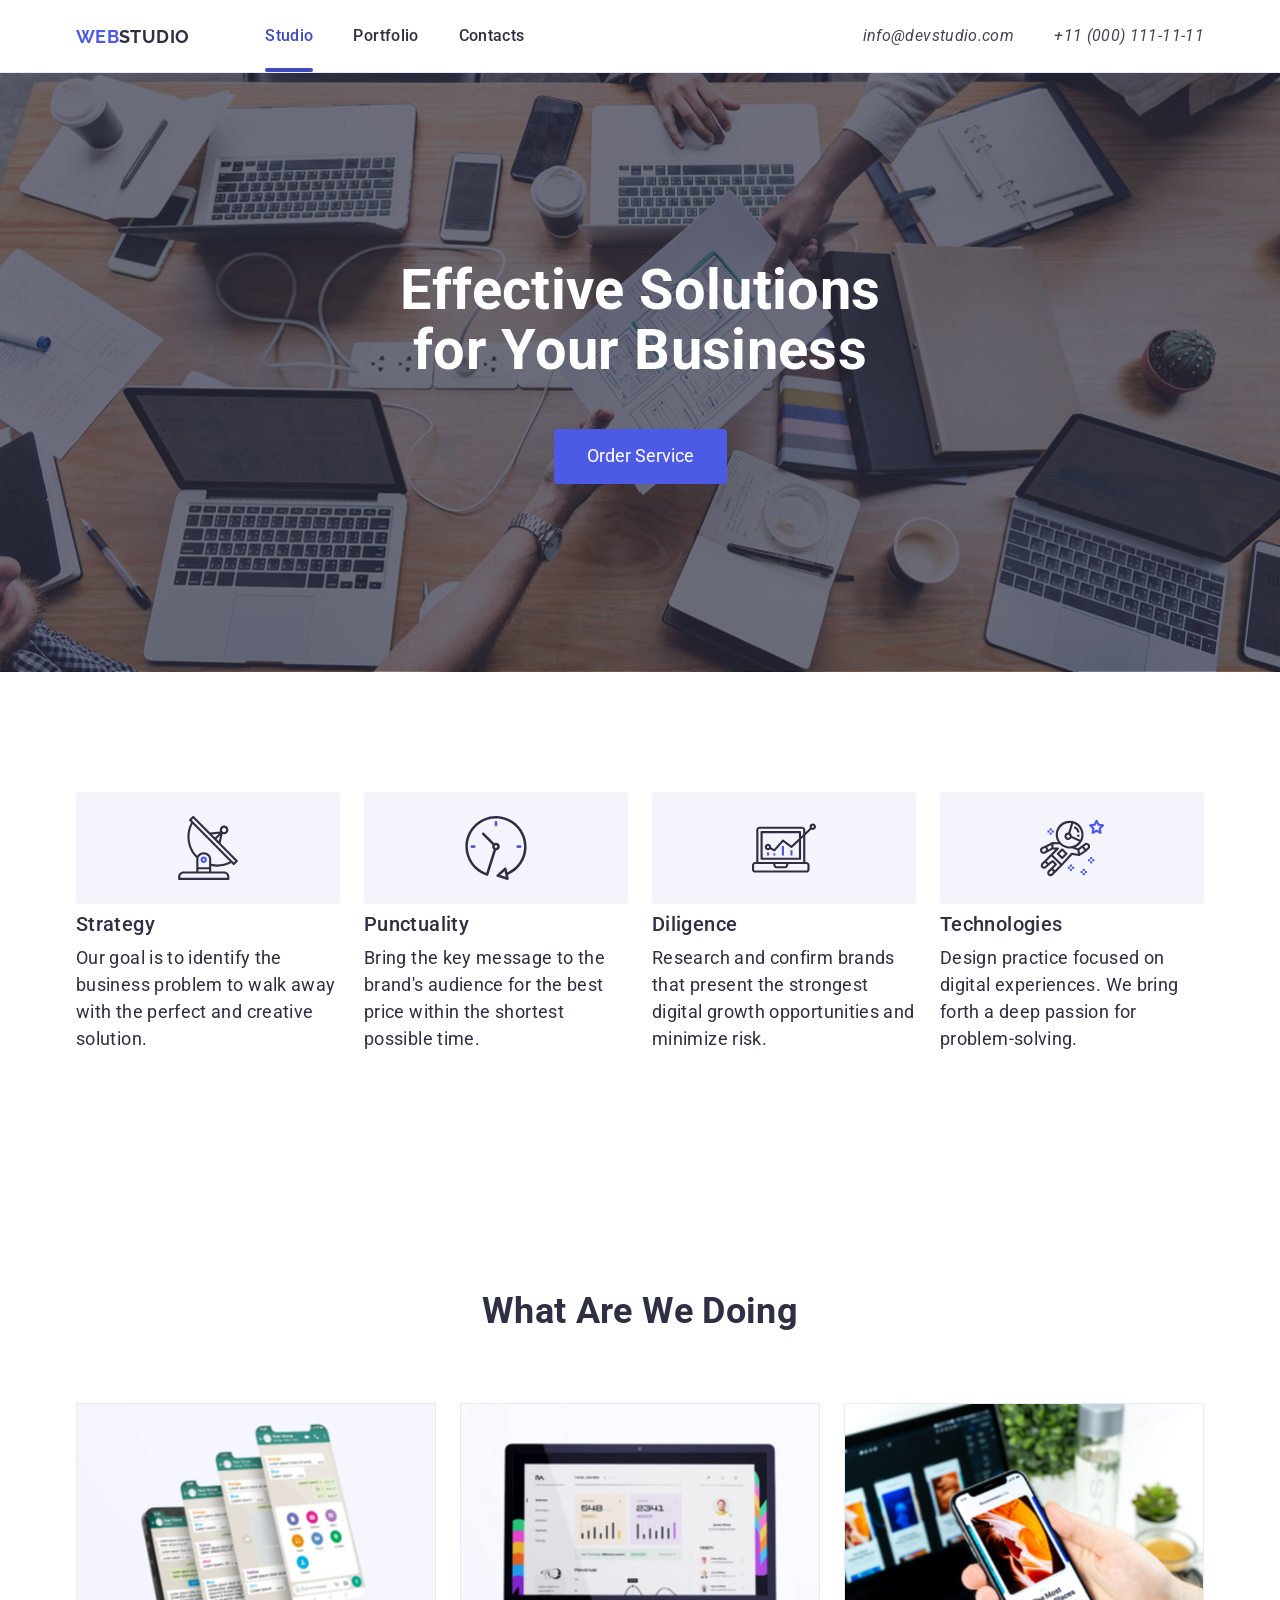
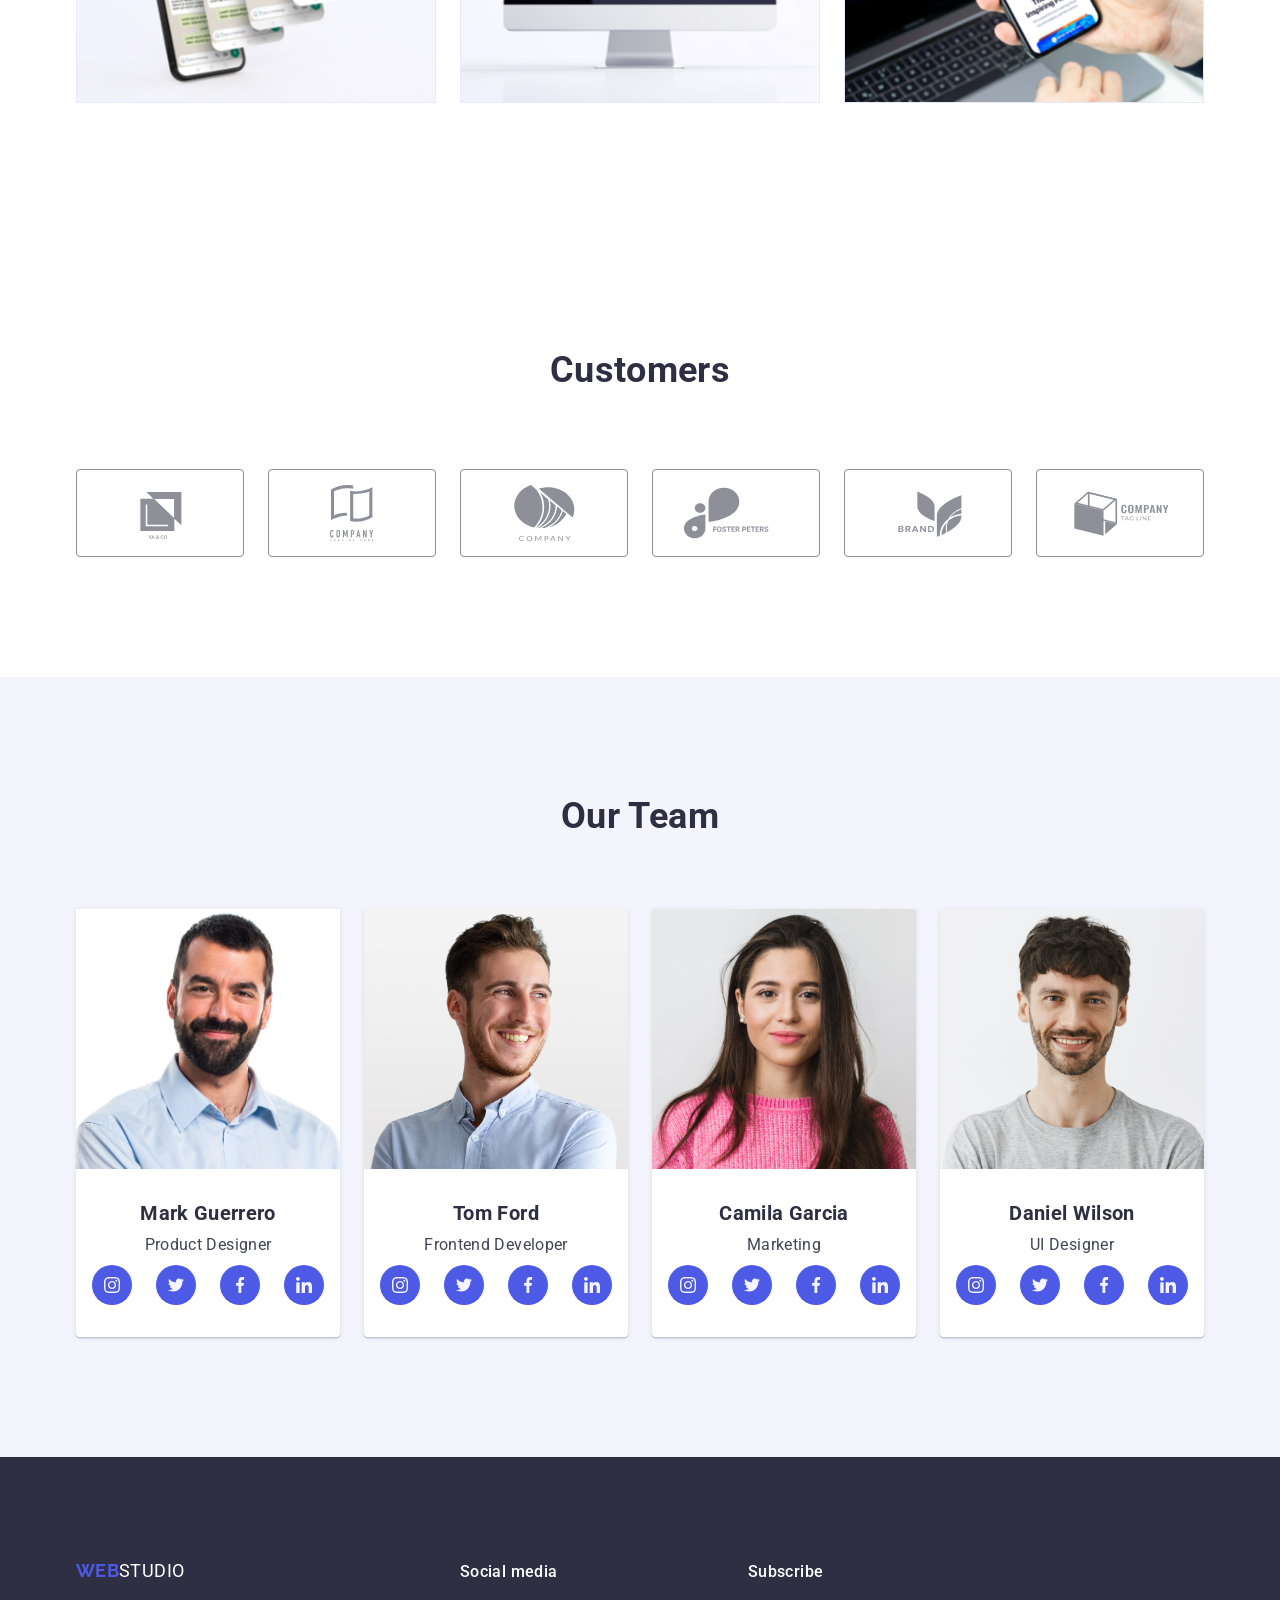
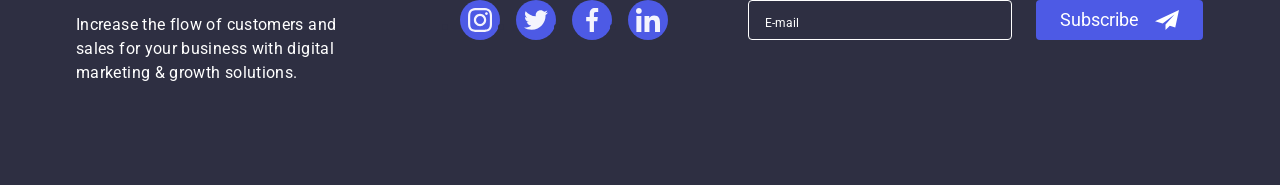
<file: index.html>
<!DOCTYPE html>
<html lang="en">

<head>
  <meta charset="UTF-8">
  <meta name="viewport" content="width=device-width, initial-scale=1.0">
  <title>New web site</title>
  <link rel="stylesheet" href="https://cdnjs.cloudflare.com/ajax/libs/modern-normalize/3.0.1/modern-normalize.min.css">
  <link
    href="https://fonts.googleapis.com/css2?family=Raleway:ital,wght@0,100..900;1,100..900&family=Roboto:ital,wght@0,100..900;1,100..900&display=swap"
    rel="stylesheet">
  <link rel="stylesheet" href="./css/styles.css">
</head>

<body>
  <!--Шапка сайта-->
  <header class="header">
    <div class="container">
      <nav class="navigation">
        <a href="./index.html" class="logo">
          <span class="logo-web">WEB</span><span class="logo-studiohead">STUDIO</span>
        </a>

        <ul class="site-nav list">
          <li class="site-nav-item"><a href="./index.html" class="link current">Studio</a></li>
          <li class="site-nav-item"><a href="./portfolio.html" class="link">Portfolio</a></li>
          <li class="site-nav-item"><a href="#" class="link">Contacts</a></li>
        </ul>
      </nav>

      <address class="contacts">
        <ul class="auth-nav list">
          <li class="auth-nav-item">
            <a href="mailto:info@devstudio.com">
              info@devstudio.com
            </a>
          </li>
          <li class="auth-nav-item">
            <a href="tel:+110001111111">
              +11 (000) 111-11-11
            </a>
          </li>
        </ul>
      </address>
    </div>
  </header>
  <!--Герой-->
  <main>

    <div class="backdrop is-hidden" data-modal>
      <div class="modal">
        <button class="close-btn" data-modal-close type="button">
          <svg width="8" height="8">
            <use href="./images/cross.svg#cross"></use>
          </svg>
        </button>

        <p class="modal-title">
          Leave your contacts and we will call you back
        </p>

        <form class="modal-form">
          <div class="modal-field">
            <label class="modal-label" for="user-name">Name</label>
            <div class="input-wrapper">
              <input type="text" id="user-name" name="user-name" class="modal-input">
              <svg class="modal-icon" width="18" height="24">
                <use href="./images/sprite.svg#icon-user"></use>
              </svg>
            </div>
          </div>

          <div class="modal-field">
            <label class="modal-label" for="user-phone">Phone</label>
            <div class="input-wrapper">
              <input type="tel" id="user-phone" name="user-phone" class="modal-input">
              <svg class="modal-icon" width="18" height="24">
                <use href="./images/sprite.svg#icon-phone"></use>
              </svg>
            </div>
          </div>

          <div class="modal-field">
            <label class="modal-label" for="user-email">Email</label>
            <div class="input-wrapper">
              <input type="email" id="user-email" name="user-email" class="modal-input">
              <svg class="modal-icon" width="18" height="24">
                <use href="./images/sprite.svg#icon-email"></use>
              </svg>
            </div>
          </div>
          <label class="modal-label" for="user-comment">Comment</label>
          <div class="modal-field">

            <textarea id="user-comment" name="user-comment" class="modal-textarea" placeholder="Text input"></textarea>
          </div>

          <label class="modal-checkbox">

            <input type="checkbox" class="modal-checkbox-input">

            <span class="modal-checkbox-custom">
              <svg class="checkbox-icon" width="18" height="24">
                <use href="./images/sprite.svg#icon-check"></use>
              </svg>
            </span>
            I accept the terms and conditions of the <a href="#" class="privacy-link">Privacy Policy</a>
          </label>
          <button type="submit" class="modal-submit-btn">
            Send
          </button>
        </form>
      </div>
    </div>


    <section class="hero">
      <div class="container">
        <h1 class="hero-title">Effective Solutions for Your Business</h1>
        <button data-modal-open type="button" class="button-hero">Order Service</button>
      </div>
    </section>

    <section class="section">
      <div class="container">
        <!--Переваги-->
        <ul class="feature-list list">
          <li>
            <div class="thumb">
              <svg class="feature-icon">
                <use href="./images/sprite.svg#icon-antenna-1"></use>
              </svg>
            </div>
            <h2 class="section-title">Strategy</h2>
            <p class="text">
              Our goal is to identify the business problem to walk away with the perfect and creative solution.
            </p>
          </li>
          <li>
            <div class="thumb">
              <svg class="feature-icon">
                <use href="./images/sprite.svg#icon-clock-1"></use>
              </svg>
            </div>
            <h3 class="section-title">Punctuality</h3>
            <p>
              Bring the key message to the brand's audience for the best price within the shortest possible time.
            </p>

          </li>
          <li>
            <div class="thumb">
              <svg class="feature-icon">
                <use href="./images/sprite.svg#icon-diagram-1"></use>
              </svg>
            </div>

            <h3 class="section-title">Diligence</h3>
            <p>
              Research and confirm brands that present the strongest digital growth opportunities and minimize risk.
            </p>
          </li>
          <li>
            <div class="thumb">
              <svg class="feature-icon">
                <use href="./images/sprite.svg#icon-astronaut-1"></use>
              </svg>
            </div>
            <h3 class="section-title">Technologies</h3>
            <p>
              Design practice focused on digital experiences. We bring forth a deep passion for problem-solving.
            </p>
          </li>
        </ul>
      </div>
    </section>
    <!--Що ми робимо -->
    <section class="section">
      <div class="container">
        <h2 class="section-title-work">What Are We Doing</h2>
        <ul class="work-list list">
          <li>
            <img src="./images/phone.png" alt="Smartphone in hand and laptop in the background" width="360">
          </li>
          <li>
            <img src="./images/photo.png" alt="A smartphone that folds into several parts" width="360">
          </li>
          <li>
            <img src="./images/telephone.png" alt="Monitor with open site" width="360">
          </li>
        </ul>
      </div>
    </section>
    <!-- customers -->
    <section class="customers-section">
      <div class="container">
        <h2 class="customers-title">Customers</h2>

        <ul class="customers-list">
          <li class="customers-item">
            <a href="#" class="customers-link">
              <svg class="customers-social-icon" width="104" height="56">
                <use href="./images/sprite.svg#icon-Logo1"> </use>
              </svg>
            </a>
          </li>

          <li class="customers-item">
            <a href="#" class="customers-link">
              <svg class="customers-social-icon" width="104" height="56">
                <use href="./images/sprite.svg#icon-group"> </use>
              </svg>
            </a>
          </li>

          <li class="customers-item">
            <a href="#" class="customers-link">
              <svg class="customers-social-icon" width="104" height="56">
                <use href="./images/sprite.svg#icon-Object"> </use>
              </svg>
            </a>
          </li>
          <li class="customers-item">
            <a href="#" class="customers-link">
              <svg class="companies-social-icon" width="104" height="56">
                <use href="./images/sprite.svg#icon-group-1"> </use>
              </svg>
            </a>
          </li>
          <li class="customers-item">
            <a href="#" class="customers-link">
              <svg class="customers-social-icon" width="104" height="56">
                <use href="./images/sprite.svg#icon-Logo-1"> </use>
              </svg>
            </a>
          </li>
          <li class="customers-item">
            <a href="#" class="customers-link">
              <svg class="customers-social-icon" width="104" height="56">
                <use href="./images/sprite.svg#icon-Logo-2"> </use>
              </svg>
            </a>
          </li>
        </ul>
      </div>
    </section>

    <!--Наша команда-->
    <section class="team">
      <div class="container">
        <h2 class="team-title">Our Team</h2>

        <ul class="team-list list">
          <li class="team-item">
            <img src="./images/markguerrero.png" alt="Mark Guerrero Product Designer" width="264">

            <div class="team-content">
              <h3 class="team-name">Mark Guerrero</h3>
              <p class="team-position">Product Designer</p>
              <ul class="team-social-list">
                <li class="team-social-item">
                  <a href="#" class="team-social-link">
                    <svg class="team-social-icon" width="16" height="16">
                      <use href="./images/sprite.svg#icon-instagram"> </use>
                    </svg>
                  </a>
                </li>

                <li class="team-social-item">
                  <a href="#" class="team-social-link">
                    <svg class="team-social-icon" width="16" height="16">
                      <use href="./images/sprite.svg#icon-twitter"> </use>
                    </svg>
                  </a>
                </li>

                <li class="team-social-item">
                  <a href="#" class="team-social-link">
                    <svg class="team-social-icon" width="16" height="16">
                      <use href="./images/sprite.svg#icon-facebook"> </use>
                    </svg>
                  </a>
                </li>

                <li class="team-social-item">
                  <a href="#" class="team-social-link">
                    <svg class="team-social-icon" width="16" height="16">
                      <use href="./images/sprite.svg#icon-linkedin"> </use>
                    </svg>
                  </a>
                </li>
              </ul>

            </div>
          </li>
          <!-- Наша команда -->
          <li class="team-item">
            <img src="./images/tomford.png" alt="Tom Ford Frontend Developer" width="264">
            <div class="team-content">
              <h3 class="team-name">Tom Ford</h3>
              <p class="team-position">Frontend Developer</p>

              <ul class="team-social-list">
                <li class="team-social-item">
                  <a href="#" class="team-social-link">
                    <svg class="team-social-icon" width="16" height="16">
                      <use href="./images/sprite.svg#icon-instagram"> </use>
                    </svg>
                  </a>
                </li>

                <li class="team-social-item">
                  <a href="#" class="team-social-link">
                    <svg class="team-social-icon" width="16" height="16">
                      <use href="./images/sprite.svg#icon-twitter"> </use>
                    </svg>
                  </a>
                </li>

                <li class="team-social-item">
                  <a href="#" class="team-social-link">
                    <svg class="team-social-icon" width="16" height="16">
                      <use href="./images/sprite.svg#icon-facebook"> </use>
                    </svg>
                  </a>
                </li>

                <li class="team-social-item">
                  <a href="#" class="team-social-link">
                    <svg class="team-social-icon" width="16" height="16">
                      <use href="./images/sprite.svg#icon-linkedin"> </use>
                    </svg>
                  </a>
                </li>
              </ul>

            </div>
          </li>

          <li class="team-item">
            <img src="./images/camilagarcia.png" alt="Camila Garcia Marketing" width="264">
            <div class="team-content">
              <h3 class="team-name">Camila Garcia</h3>
              <p class="team-position">Marketing</p>

              <ul class="team-social-list">
                <li class="team-social-item">
                  <a href="#" class="team-social-link">
                    <svg class="team-scial-icon" width="16" height="16">
                      <use href="./images/sprite.svg#icon-instagram"> </use>
                    </svg>
                  </a>
                </li>

                <li class="team-social-item">
                  <a href="#" class="team-social-link">
                    <svg class="team-scial-icon" width="16" height="16">
                      <use href="./images/sprite.svg#icon-twitter"> </use>
                    </svg>
                  </a>
                </li>

                <li class="team-social-item">
                  <a href="#" class="team-social-link">
                    <svg class="team-scial-icon" width="16" height="16">
                      <use href="./images/sprite.svg#icon-facebook"> </use>
                    </svg>
                  </a>
                </li>

                <li class="team-social-item">
                  <a href="#" class="team-social-link">
                    <svg class="team-scial-icon" width="16" height="16">
                      <use href="./images/sprite.svg#icon-linkedin"> </use>
                    </svg>
                  </a>
                </li>
              </ul>

            </div>
          </li>


          <li class="team-item">
            <img src="./images/danielvilson.png" alt="Daniel Wilson UI Designer" width="264">
            <div class="team-content">
              <h3 class="team-name">Daniel Wilson</h3>
              <p class="team-position">UI Designer</p>

              <ul class="team-social-list">
                <li class="team-social-item">
                  <a href="#" class="team-social-link">
                    <svg class="team-social-icon" width="16" height="16">
                      <use href="./images/sprite.svg#icon-instagram"> </use>
                    </svg>
                  </a>
                </li>

                <li class="team-social-item">
                  <a href="#" class="team-social-link">
                    <svg class="team-social-icon" width="16" height="16">
                      <use href="./images/sprite.svg#icon-twitter"> </use>
                    </svg>
                  </a>
                </li>

                <li class="team-social-item">
                  <a href="#" class="team-social-link">
                    <svg class="team-social-icon" width="16" height="16">
                      <use href="./images/sprite.svg#icon-facebook"> </use>
                    </svg>
                  </a>
                </li>

                <li class="team-social-item">
                  <a href="#" class="team-social-link">
                    <svg class="team-social-icon" width="16" height="16">
                      <use href="./images/sprite.svg#icon-linkedin"> </use>
                    </svg>
                  </a>
                </li>
              </ul>
            </div>
          </li>
        </ul>
      </div>
    </section>

  </main>

  <footer class="footer">
    <div class="container">
      <div class="footer-container">

        <div class="footer-logo">
          <a href="./index.html" class="logo">
            <span class="logo-web">WEB</span><span class="logo-studiofooter">STUDIO</span> </a>
          <p class="footer-text">
            Increase the flow of customers and sales for your business with digital marketing & growth solutions.
          </p>
        </div>

        <div class="footer-social">
          <p class="footer-social-text">Social media</p>

          <ul class="footer-social-list">
            <li class="footer-social-item">
              <a href="#" class="footer-social-link">
                <svg class="footer-social-icon" width="24" height="24">
                  <use href="./images/sprite.svg#icon-instagram"> </use>
                </svg>
              </a>
            </li>

            <li class="footer-social-item">
              <a href="#" class="footer-social-link">
                <svg class="footer-social-icon" width="24" height="24">
                  <use href="./images/sprite.svg#icon-twitter"> </use>
                </svg>
              </a>
            </li>

            <li class="footer-social-item">
              <a href="#" class="footer-social-link">
                <svg class="footer-social-icon" width="24" height="24">
                  <use href="./images/sprite.svg#icon-facebook"> </use>
                </svg>
              </a>
            </li>

            <li class="footer-social-item">
              <a href="#" class="footer-social-link">
                <svg class="footer-social-icon" width="24" height="24">
                  <use href="./images/sprite.svg#icon-linkedin"> </use>
                </svg>
              </a>
            </li>
          </ul>
        </div>
        <div class="footer-subscribe">
          <p class="subscribe-text">Subscribe</p>

          <form class="subscribe-form">
            <input type="email" class="subscribe-input" placeholder="E-mail">
            <button class="subscribe-button" type="submit">Subscribe

              <svg class="subscribe-icon" width="24" height="24">
                <use href="./images/sprite.svg#icon-telegram"> </use>
              </svg>
            </button>
          </form>
        </div>
      </div>

    </div>
  </footer>

  <script src="./js/modal.js"></script>
</body>

</html>
</file>
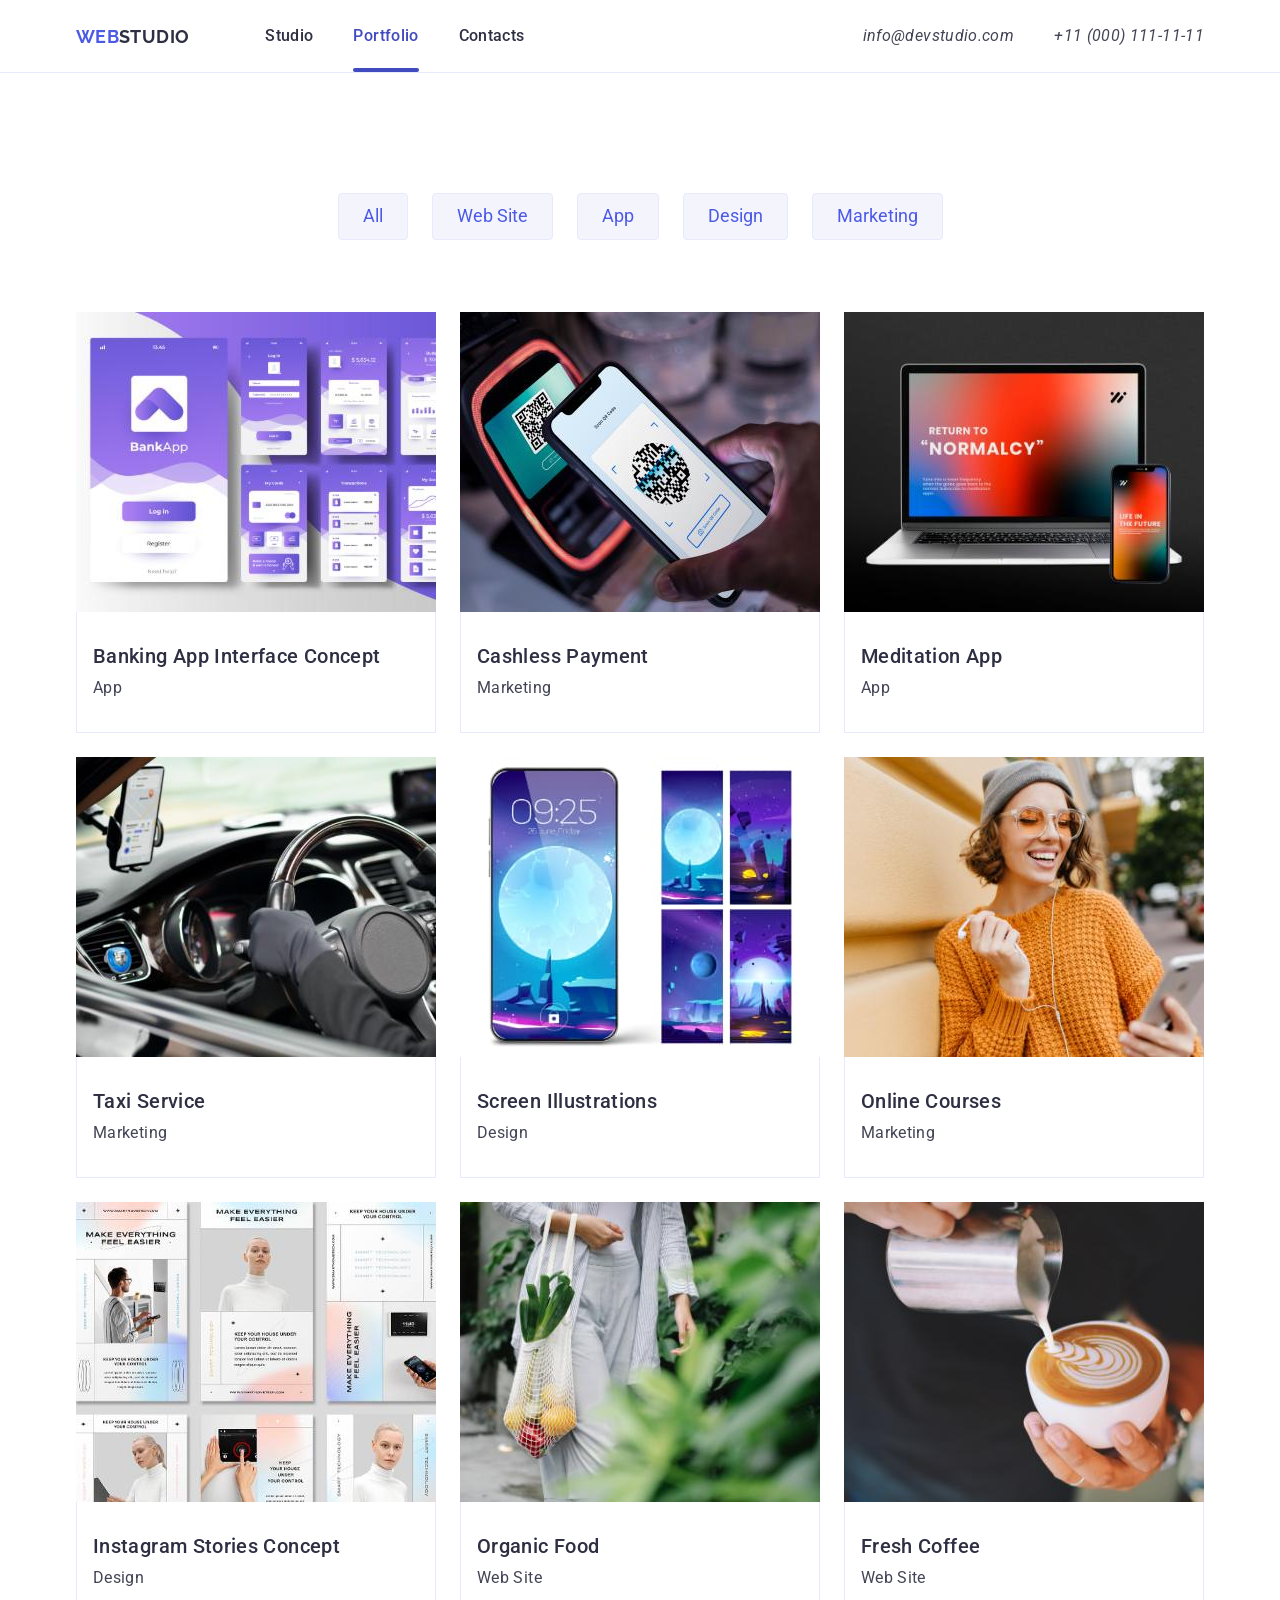
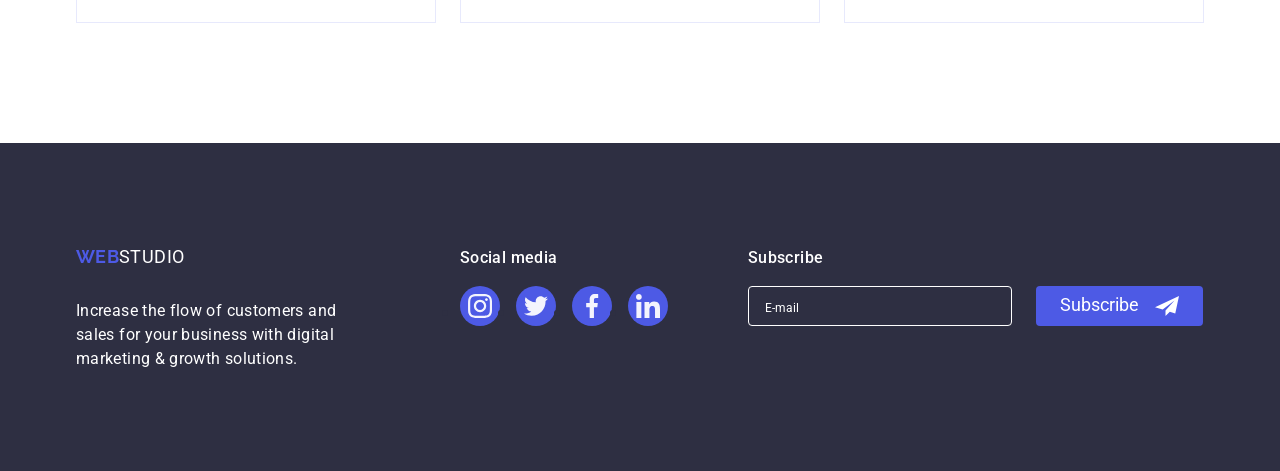
<file: portfolio.html>
<!DOCTYPE html>
<html lang="en">

<head>
  <meta charset="UTF-8">
  <meta name="viewport" content="width=device-width, initial-scale=1.0">
  <title>New web site</title>
  <link rel="stylesheet"
    href="https://cdnjs.cloudflare.com/ajax/libs/modern-normalize/3.0.1/modern-normalize.min.css" />
  <link
    href="https://fonts.googleapis.com/css2?family=Raleway:ital,wght@0,100..900;1,100..900&family=Roboto:ital,wght@0,100..900;1,100..900&display=swap"
    rel="stylesheet">
  <link rel="stylesheet" href="./css/styles.css">
</head>

<body>
  <!--Шапка сайта-->
  <header class="header">
    <div class="container">
      <nav class="navigation">
        <a href="./index.html" class="logo">
          <span class="logo-web">WEB</span><span class="logo-studiohead">STUDIO</span>
        </a>

        <ul class="site-nav list">
          <li><a href="./index.html" class="link">Studio</a></li>
          <li><a href="./portfolio.html" class="link current">Portfolio</a></li>
          <li><a href="#" class="link">Contacts</a></li>
        </ul>
      </nav>

      <address class="contacts">
        <ul class="auth-nav list">
          <li>
            <a href="mailto:info@devstudio.com">
              info@devstudio.com
            </a>
          </li>
          <li>
            <a href="tel:+110001111111">
              +11 (000) 111-11-11
            </a>
          </li>
        </ul>
      </address>
    </div>
  </header>
  <main>
    <section class="section">
      <div class="container">

        <h1 class="hidden">portfolio</h1>
        <ul class="nav-buttons list">
          <li><button class="button active">All</button></li>
          <li><button class="button">Web Site</button></li>
          <li><button class="button">App</button></li>
          <li><button class="button">Design</button></li>
          <li><button class="button">Marketing</button></li>
        </ul>

        <ul class="portfolio-list list">
          <li class="portfolio-item">
            <a href="./images/bankapp.jpg" target="_blank" class="portfolio-link">

              <div class="action-thumb">
                <img src="./images/bankapp.jpg" alt="interfiece content" width="360">

                <p class="overlay">
                  14 Stylish and User-Friendly App Design Concepts · Task Manager App · Calorie Tracker App · Exotic
                  Fruit Ecommerce App ·
                  Cloud Storage App
                </p>
              </div>

              <div class="portfolio-content">
                <h2 class="portfolio-title">Banking App Interface Concept</h2>
                <p class="portfolio-text">App</p>
              </div>
            </a>
          </li>

          <li class="portfolio-item">
            <a href="./images/phoneqr.jpg" target="_blank" class="portfolio-link">

              <div class="action-thumb">
                <img src="./images/phoneqr.jpg" alt="Cashless Payment" width="360">
                <p class="overlay">
                  14 Stylish and User-Friendly App Design Concepts · Task Manager App · Calorie Tracker App · Exotic
                  Fruit Ecommerce App ·
                  Cloud Storage App
                </p>
              </div>

              <div class="portfolio-content">
                <h2 class="portfolio-title">Cashless Payment</h2>
                <p class="portfolio-text">Marketing</p>
              </div>
            </a>
          </li>

          <li class="portfolio-item">
            <a href="./images/mac.jpg" target="_blank" class="portfolio-link">

              <div class="action-thumb">
                <img src="./images/mac.jpg" alt="macbook" width="360">

                <p class="overlay">
                  14 Stylish and User-Friendly App Design Concepts · Task Manager App · Calorie Tracker App · Exotic
                  Fruit Ecommerce App ·
                  Cloud Storage App
                </p>
              </div>

              <div class="portfolio-content">
                <h2 class="portfolio-title">Meditation App</h2>
                <p class="portfolio-text">App</p>
              </div>
            </a>
          </li>

          <li class="portfolio-item">
            <a href="./images/car.jpg" target="_blank" class="portfolio-link">

              <div class="action-thumb">
                <img src="./images/car.jpg" alt="driver" width="360">
                <p class="overlay">
                  14 Stylish and User-Friendly App Design Concepts · Task Manager App · Calorie Tracker App · Exotic
                  Fruit Ecommerce App ·
                  Cloud Storage App
                </p>
              </div>

              <div class="portfolio-content">
                <h2 class="portfolio-title">Taxi Service</h2>
                <p class="portfolio-text">Marketing</p>
              </div>
            </a>
          </li>

          <li class="portfolio-item">
            <a href="./images/display.jpg" target="_blank" class="portfolio-link">
              <div class="action-thumb">
                <img src="./images/display.jpg" alt="phone wallpapers" width="360">
                <p class="overlay">
                  14 Stylish and User-Friendly App Design Concepts · Task Manager App · Calorie Tracker App · Exotic
                  Fruit Ecommerce App ·
                  Cloud Storage App
                </p>
              </div>

              <div class="portfolio-content">
                <h2 class="portfolio-title">Screen Illustrations</h2>
                <p class="portfolio-text">Design</p>
              </div>
            </a>
          </li>

          <li class="portfolio-item">
            <a href="./images/human.jpg" target="_blank" class="portfolio-link">
              <div class="action-thumb">
                <img src="./images/human.jpg" alt="Human" width="360">
                <p class="overlay">
                  14 Stylish and User-Friendly App Design Concepts · Task Manager App · Calorie Tracker App · Exotic
                  Fruit Ecommerce App ·
                  Cloud Storage App
                </p>
              </div>

              <div class="portfolio-content">
                <h2 class="portfolio-title">Online Courses</h2>
                <p class="portfolio-text">Marketing</p>
              </div>
            </a>
          </li>

          <li class="portfolio-item">
            <a href="./images/woman.jpg" target="_blank" class="portfolio-link">
              <div class="action-thumb">
                <img src="./images/woman.jpg" alt="Instagram Stories Concept" width="360">
                <p class="overlay">
                  14 Stylish and User-Friendly App Design Concepts · Task Manager App · Calorie Tracker App · Exotic
                  Fruit Ecommerce App ·
                  Cloud Storage App
                </p>
              </div>

              <div class="portfolio-content">
                <h2 class="portfolio-title">Instagram Stories Concept</h2>
                <p class="portfolio-text">Design</p>
              </div>
            </a>
          </li>

          <li class="portfolio-item">
            <a href="./images/vegetables.jpg" target="_blank" class="portfolio-link">
              <div class="action-thumb">
                <img src="./images/vegetables.jpg" alt="basket with vegetables" width="360">
                <p class="overlay">
                  14 Stylish and User-Friendly App Design Concepts · Task Manager App · Calorie Tracker App · Exotic
                  Fruit Ecommerce App ·
                  Cloud Storage App
                </p>
              </div>

              <div class="portfolio-content">
                <h2 class="portfolio-title">Organic Food</h2>
                <p class="portfolio-text">Web Site</p>
              </div>
            </a>
          </li>

          <li class="portfolio-item">
            <a href="./images/coffe.jpg" target="_blank" class="portfolio-link">
              <div class="action-thumb">
                <img src="./images/coffe.jpg" alt="A cup of coffee" width="360">
                <p class="overlay">
                  14 Stylish and User-Friendly App Design Concepts · Task Manager App · Calorie Tracker App · Exotic
                  Fruit Ecommerce App ·
                  Cloud Storage App
                </p>
              </div>

              <div class="portfolio-content">
                <h2 class="portfolio-title">Fresh Coffee</h2>
                <p class="portfolio-text">Web Site</p>
              </div>
            </a>
          </li>

        </ul>
      </div>
      </div>
    </section>

  </main>

  <footer class="footer">
    <div class="container">
      <div class="footer-container">

        <div class="footer-logo">
          <a href="./index.html" class="logo">
            <span class="logo-web">WEB</span><span class="logo-studiofooter">STUDIO</span> </a>
          <p class="footer-text">
            Increase the flow of customers and sales for your business with digital marketing & growth solutions.
          </p>
        </div>

        <div class="footer-social">
          <p class="footer-social-text">Social media</p>

          <ul class="footer-social-list">
            <li class="footer-social-item">
              <a href="#" class="footer-social-link">
                <svg class="footer-social-icon" width="24" height="24">
                  <use href="./images/sprite.svg#icon-instagram"> </use>
                </svg>
              </a>
            </li>

            <li class="footer-social-item">
              <a href="#" class="footer-social-link">
                <svg class="footer-social-icon" width="24" height="24">
                  <use href="./images/sprite.svg#icon-twitter"> </use>
                </svg>
              </a>
            </li>

            <li class="footer-social-item">
              <a href="#" class="footer-social-link">
                <svg class="footer-social-icon" width="24" height="24">
                  <use href="./images/sprite.svg#icon-facebook"> </use>
                </svg>
              </a>
            </li>

            <li class="footer-social-item">
              <a href="#" class="footer-social-link">
                <svg class="footer-social-icon" width="24" height="24">
                  <use href="./images/sprite.svg#icon-linkedin"> </use>
                </svg>
              </a>
            </li>
          </ul>
        </div>
        <div class="footer-subscribe">
          <p class="subscribe-text">Subscribe</p>

          <form class="subscribe-form">
            <input type="email" class="subscribe-input" placeholder="E-mail">
            <button class="subscribe-button" type="submit">Subscribe

              <svg class="subscribe-icon" width="24" height="24">
                <use href="./images/sprite.svg#icon-telegram"> </use>
              </svg>
            </button>
          </form>
        </div>
      </div>

    </div>
  </footer>
</body>

</html>


<!-- 14 Stylish and User-Friendly App Design Concepts · Task Manager App · Calorie Tracker App · Exotic Fruit Ecommerce App · Cloud Storage App -->
</file>
<file: css/styles.css>
:root {
  --primary-text-color: #2E2F42;
  --title-text-color: #434455;
  --button-text-color: #4D5AE5;
  --button-hover-color: #404bbf;
  --hero-text-color: #fff;
  --border-button-color: #e7e9fc;
  --border-background-color: #f4f4fd;
  --button-success-color: #31D0AA;
  --card-set-gap: 24px;
  --card-customers-border: #8e8f99;
  --timing-function: cubic-bezier(0.4, 0, 0.2, 1);
}

/* Палітра кольорів для роботи */
/* #2E2F42 */
/* Цвет лого WEB #4D5AE5 */
/* Цвет лого STUDIO #2E2F42 */
/* Цвет основного текста и шапки 2E2F42# */
/* Вторичный цвет фона #F4F4FD */
/* #434455 вторичный цвет */
/* Цвет лого футера #4D5AE5 */
/* #F4F4FD цвет футера */
body {
  background-color: var(--hero-text-color);
  color: var(--primary-text-color);
  font-family: Roboto, sans-serif;
  letter-spacing: 0.02em;
  font-size: 18px;
  line-height: 1.5;
  margin: 0;
}

/* убираем точки, и подчёркивания с сылок */
ul,
h1,
h2,
h3,
p {
  margin: 0;
  padding: 0;
}

/* Утилиты */
html {
  overflow-y: scroll;
}

.section {
  padding: 120px 0;
}

.list {
  list-style: none;
}

a {
  text-decoration: none;
}

a:hover,
a:focus {
  color: var(--button-text-color);
}

/* Logo */
.logo-web,
.logo-studiohead,
.logo-studio {
  font-family: Raleway, sans-serif;
  font-size: 18px;
  font-weight: 700;
  line-height: 1.17;
}

.logo-web {
  color: var(--button-text-color);
}

.logo-studiohead {
  color: var(--primary-text-color);
}

.logo-studio {
  color: var(--primary-text-color);
}

.logo-studiofooter {
  color: var(--hero-text-color);
}

/* Site-nav auth-nav */
.site-nav .link {
  position: relative;
  display: block;

  padding: 24px 0;


  color: var(--primary-text-color);
  font-size: 16px;
  font-weight: 500;
  line-height: 1.5;
}

.site-nav .link::after {
  content: '';

  display: block;
  width: 100%;
  height: 4px;
  background-color: var(--button-hover-color);
  border-radius: 2px;

  position: absolute;

  left: 0;
  bottom: 0;

  opacity: 0;

  transition: opacity 250ms var(--timing-function)
}

/* Подчеркивание на страницу на которой находишся */

.site-nav .current {
  color: var(--button-hover-color)
}

.site-nav .link:hover::after,
.site-nav .link:focus::after,
.site-nav .current::after {
  opacity: 1;
  color: var(--button-hover-color);
}

.site-nav .link {
  transition: color 250ms var(--timing-function);
}

.site-nav .link:hover,
.site-nav .link:focus {
  color: var(--button-text-color);



}

.site-nav {
  display: flex;
  gap: 40px;
  margin-left: 76px;
}

.auth-nav {
  display: flex;
  gap: 40px;

  color: var(--primary-text-color);
  font-size: 16px;
  font-weight: 500;
  line-height: 1.5;
}

.auth-nav a:hover,
.auth-nav a:focus {
  color: var(--button-text-color);
}

.auth-nav a {
  transition: color 250ms var(--timing-function);
}



/* contact */
.contacts a {
  color: var(--title-text-color);
  font-family: Roboto, sans-serif;
  font-weight: 400;
  font-size: 16px;
  line-height: 1.5;
  text-decoration: none;
}

/* Header */
.header {
  border-bottom: 1px solid var(--border-button-color);
}

.header .container {
  display: flex;
  justify-content: space-between;
  align-items: center;
}

.container {
  max-width: 1158px;
  margin: 0 auto;
  padding: 0 15px;
}

/* Герой */
.hero {
  max-width: 1440px;
  margin: 0 auto;

  background-color: var(--primary-text-color);

  background-image:
    linear-gradient(rgba(46, 47, 66, 0.7),
      rgba(46, 47, 66, 0.7)),
    url("../images/people-office 1.png");

  background-repeat: no-repeat;
  background-position: center;
  background-size: cover;

  text-align: center;
  padding: 188px 0;
}

/* Menu */
.navigation {
  display: flex;
  align-items: center;
}

.hero-title {
  color: var(--hero-text-color);
  font-weight: 700;
  font-size: 56px;
  line-height: 1.07;

  max-width: 496px;
  margin: 0 auto 48px;
}

/* Button hero - button subscribe */
.button-hero {
  padding: 16px 32px;
  border: 1px solid transparent;
  border-radius: 4px;
  background-color: var(--button-text-color);
  color: var(--hero-text-color);
  cursor: pointer;

  transition:
    background-color 250ms var(--timing-function),
    border 250ms var(--timing-function)
}

.button-hero:hover,
.button-hero:focus {
  background-color: var(--button-hover-color);
  border-color: var(--button-text-color);

}


/* subscribe-button,subscribe-text */
.subscribe-text {
  margin-bottom: 16px;
  color: var(--hero-text-color);
  font-weight: 500;
  font-size: 16px;
  line-height: 1.5;
}


.subscribe-button {
  padding: 8px 24px;
  border: 1px solid var(--button-text-color);
  border-radius: 4px;

  background-color: var(--button-text-color);
  color: var(--hero-text-color);

  cursor: pointer;

  transition:
    background-color 250ms var(--timing-function),
    border 250ms var(--timing-function)
}

.subscribe-button:hover,
.subscribe-button:focus {
  background-color: var(--button-hover-color);
  border-color: var(--button-text-color);


}

/* form-footer */

.subscribe-form {
  display: flex;
  gap: 24px;
}

.subscribe-input {
  padding: 12px 16px;
  padding-left: 16px;
  width: 264px;
  height: 40px;
  border: 1px solid var(--hero-text-color);
  border-radius: 4px;
  background-color: transparent;

  color: var(--hero-text-color);

  outline: none;
}

.subscribe-input::placeholder {
  color: var(--hero-text-color);
  font-size: 12px;
  line-height: 1.5;
}

.subscribe-button {
  min-width: 165px;
  height: 40px;

  display: flex;
  justify-content: center;
  align-items: center;
  gap: 16px;

  border: none;
  border-radius: 4px;

  background-color: var(--button-text-color);
  color: var(--hero-text-color);

  cursor: pointer;
}

.subscribe-icon {
  fill: currentColor;

}

.footer-form {
  display: flex;
  gap: 24px;
  margin-top: 40px;
}


.section-title {
  font-weight: 500;
  font-size: 20px;
  line-height: 1.2;
  text-align: left;
  padding-bottom: 8px;
}

/* Future list */
.feature-list {
  display: flex;
  gap: var(--card-set-gap);
}

/* what are we doing */

.section-title-work {
  font-size: 36px;
  font-weight: 700;
  line-height: 1.11;
  text-align: center;

  margin-bottom: 72px;
}

.work-list {
  display: flex;
  gap: var(--card-set-gap);
  justify-content: center;
}

.work-list img {
  display: block;
}

/* Наша команда */
.team {
  background-color: var(--border-background-color);
  padding: 120px 0;
}

.team-list {
  display: flex;
  gap: var(--card-set-gap);
  list-style: none;
  justify-content: center;
}

.team-title {
  font-size: 36px;
  line-height: 1.11;
  text-align: center;
  margin-bottom: 72px;
}


.team-item {
  background-color: var(--hero-text-color);
  border-radius: 0px 0px 4px 4px;
  box-shadow:
    0px 1px 6px rgba(46, 47, 66, 0.08),
    0px 1px 1px rgba(46, 47, 66, 0.16),
    0px 2px 1px rgba(46, 47, 66, 0.08);

  transition: box-shadow 250ms var(--timing-function)
}

.team-item:hover {
  box-shadow:
    0px 4px 12px rgba(46, 47, 66, 0.12),
    0px 2px 4px rgba(46, 47, 66, 0.08);
}

.team-content {
  padding: 32px 16px;
}

.team-name {
  font-size: 20px;
  line-height: 1.2;
  text-align: center;
  margin-bottom: 8px;
}

.team-position {
  font-size: 16px;
  line-height: 1.5;
  text-align: center;
  color: var(--title-text-color);
}

img {
  display: block;
}


/* футер */
.footer {
  background-color: var(--primary-text-color);
  padding: 100px 0;

}

.footer .logo-web {
  display: inline-block;
  color: var(--button-text-color);
  font-family: Raleway, sans-serif;
  font-size: 18px;
  font-weight: 700;
  line-height: 1.17;
  padding-bottom: 16px;
}


.footer-text {
  color: var(--hero-text-color);
  max-width: 264px;
  font-size: 16px;
  line-height: 1.5;
}


/* Portfolio */

/* Hero */
.button:hover,
.button:focus {
  background-color: var(--button-text-color);
  color: var(--hero-text-color);
  border-color: var(--button-text-color);
}

/* Оформлення кнопок */
.nav-buttons {
  display: flex;
  justify-content: center;
  gap: var(--card-set-gap);
  margin-bottom: 72px;


}

.button {
  padding: 12px 24px;
  border: 1px solid var(--border-button-color);
  border-radius: 4px;

  background-color: var(--border-background-color);
  color: var(--button-text-color);

  cursor: pointer;

  transition:
    background-color 250ms var(--timing-function),
    border 250ms var(--timing-function)
}

.hidden {
  position: absolute;
  white-space: nowrap;
  width: 1px;
  height: 1px;
  overflow: hidden;
  border: 0;
  padding: 0;
  clip: rect(0 0 0 0);
  clip-path: inset(50%);
  margin: -1px;
}



/* Карточки портфоліо */

.portfolio-list {
  display: flex;
  flex-wrap: wrap;
  gap: var(--card-set-gap);
}

.portfolio-item {
  width: calc((100% - 48px) / 3);
}

/* Контент карточки */
.portfolio-content {
  padding: 32px 16px;
  border: 1px solid var(--border-button-color);
  border-top: none;
}

/* actions-thumb */

.action-thumb {
  position: relative;
  overflow: hidden;
}

/* Overlay */

.overlay {
  position: absolute;
  top: 0;
  left: 0;

  width: 100%;
  height: 100%;

  padding: 40px 32px;


  background-color: var(--button-text-color);
  color: var(--hero-text-color);

  transform: translateY(100%);

  transition: transform 250ms var(--timing-function)
}

.portfolio-link:hover .overlay,
.portfolio-link:focus .overlay {
  transform: translateY(0);
}

.action-thumb img {
  display: block;
}

/* Назва карточки */
.portfolio-title {
  font-size: 20px;
  font-weight: 500;
  line-height: 1.2;
  color: var(--primary-text-color);
  margin-bottom: 8px;
}

/* Текст карточки */
.portfolio-text {
  font-size: 16px;
  line-height: 1.5;
  color: var(--title-text-color);
}

/* Тінь карточки */
.portfolio-link {
  display: block;
  transition:
    box-shadow 250ms var(--timing-function)
}

.portfolio-link:hover,
.portfolio-link:focus {
  box-shadow:
    0px 1px 6px rgba(46, 47, 66, 0.08),
    0px 1px 1px rgba(46, 47, 66, 0.16),
    0px 2px 1px rgba(46, 47, 66, 0.08);
}

.portfolio-link {
  display: block;
  color: inherit;
}

/* Customers */

.customers-section {
  padding: 120px 0;
}

.customers-title {
  font-size: 36px;
  font-weight: 700;
  text-align: center;
  margin-bottom: 72px;
}

.customers-list {
  display: flex;
  gap: 24px;
  justify-content: center;
  list-style: none;
}

.customers-item {
  width: calc((100% - 120px) / 6);
  height: 88px;
}

.customers-link {
  width: 100%;
  height: 100%;
  display: flex;
  justify-content: center;
  align-items: center;

  border: 1px solid var(--card-customers-border);
  border-radius: 4px;

  color: var(--card-customers-border);

  transition:
    color 250ms var(--timing-function),
    border-color 250ms var(--timing-function)
}

.customers-social-icon {
  fill: currentColor;
}


.customers-link:hover,
.customers-link:focus {
  color: var(--button-hover-color);
  border-color: var(--button-hover-color);
}

/* SVG icons */

/* icons переваги */
.thumb {
  display: flex;
  justify-content: center;
  align-items: center;

  width: 264px;
  height: 112px;

  background-color: var(--border-background-color);
  border-radius: 4px;
  margin-bottom: 8px;
}

.feature-icon {
  width: 64px;
  height: 64px;
}

/* Іконки-силки-інста-твіттер-фейсбук-лінкедін */

.team-social-list {
  display: flex;
  justify-content: center;
  gap: 24px;
  list-style: none;
  padding: 0;
  margin: 8px 0 0;
}

.team-social-item {
  list-style: none;
}

.team-social-link {
  width: 40px;
  height: 40px;
  border-radius: 50%;
  background-color: var(--button-text-color);

  display: flex;
  justify-content: center;
  align-items: center;

  transition:
      background-color 250ms var(--timing-function),
      border 250ms var(--timing-function)
}

.team-social-link:hover,
.team-social-link:focus {
  background-color: var(--button-hover-color);
}



.team-social-icon {
  fill: var(--border-background-color);
}


/* Footer-container */
.footer-container {
  display: flex;
  align-items: baseline;
}

/* Footer-social-links */

.footer-container {
  display: flex;
  align-items: baseline;
}

.footer-logo {
  margin-right: 120px;
}

.footer .logo {
  display: inline-block;
  margin-bottom: 16px;
}

.footer-social-text {
  color: var(--hero-text-color);
  font-weight: 500;
  font-size: 16px;
  line-height: 1.5;
  margin-bottom: 16px;
  margin-right: 80px;
}

.footer-social-list {
  display: flex;
  gap: 16px;
  margin-right: 80px;
}

.footer-social-link {
  width: 40px;
  height: 40px;
  border-radius: 50%;
  background-color: var(--button-text-color);

  display: flex;
  justify-content: center;
  align-items: center;

  transition: background-color 250ms var(--timing-function),
    border 250ms var(--timing-function);
}

.footer-social-link:hover,
.footer-social-link:focus {
  background-color: var(--button-success-color);
}

.footer-social-icon {
  fill: var(--border-background-color);
}

/* modal vindow */

.backdrop {
  position: fixed;
  inset: 0;

  background: rgba(46, 47, 66, 0.4);

  transition: opacity 250ms var(--timing-function),
    visibility 250ms var(--timing-function)
}

.modal {
  position: absolute;

  top: 50%;
  left: 50%;
  transform: translate(-50%, -50%);


  width: 408px;
  min-height: 584px;


  background-color: #fcfcfc;

  border-radius: 4px;

  box-shadow:
    0px 1px 1px rgba(0, 0, 0, .14),
    0px 1px 3px rgba(0, 0, 0, .12),
    0px 2px 1px rgba(0, 0, 0, .2);

  padding: 72px 24px 24px;
  transition: transform 250ms var(--timing-function)
}

/* close-button */
.close-btn {
  position: absolute;
  top: 24px;
  right: 24px;

  width: 24px;
  height: 24px;

  display: flex;
  align-items: center;
  justify-content: center;

  border: 1px solid rgba(0, 0, 0, 0.1);
  border-radius: 50%;

  background-color: var(--border-button-color);

  cursor: pointer;
  padding: 0;

  transition:
    background-color 250ms var(--timing-function),
    border 250ms var(--timing-function)
}

/* close-btn hover */

.close-btn:hover,
.close-btn:focus {
  background-color: #404bbf;
  border-color: transparent;
}

.close-btn:hover svg,
.close-btn:focus svg {
  fill: var(--border-background-color);
}


.is-hidden {
  opacity: 0;
  visibility: hidden;
  pointer-events: none;
}

.modal-title {
  margin-bottom: 16px;
  text-align: center;
  font-size: 16px;
  font-weight: 500;
  line-height: 1.5;

}

.modal-field {
  margin-bottom: 8px;
}

/* Позиционирование иконки */
.input-wrapper {
  position: relative;
}

.modal-input {
  width: 100%;
  height: 40px;
  padding: 12px 16px;
  padding-left: 48px;

  border: 1px solid rgba(46, 47, 66, 0.2);
  border-radius: 4px;

  outline: none;
}

.modal-input:hover,
.modal-input:focus {
  border-color: var(--button-text-color);
}

.modal-icon {
  position: absolute;
  top: 50%;
  left: 16px;
  transform: translateY(-50%);

  pointer-events: none;
  fill: var(--title-text-color);
}

/* hover-fokus для иконок */

.modal-input:hover+.modal-icon,
.modal-input:focus+.modal-icon {
  fill: var(--button-text-color);
}



.modal-field-comment {
  margin-bottom: 16px;
}

.modal-textarea {
  width: 100%;
  height: 120px;
  padding: 8px 16px;

  resize: none;

  border: 1px solid rgba(46, 47, 66, 0.2);
  border-radius: 4px;

  outline: none;
}

.modal-textarea:hover,
.modal-textarea:focus {
  border-color: var(--button-text-color);
}

.modal-input {
  transition: border-color 250ms var(--timing-function);
}

.modal-textarea {
  transition: border-color 250ms var(--timing-function);
}

.modal-checkbox {
  display: flex;
  align-items: center;
  font-weight: 400;
  font-size: 12px;
  line-height: 1.17;

  margin-bottom: 24px;
}

/* custom-checkbox */

.modal-checkbox-input {
  position: absolute;
  opacity: 0;
}

/* custom checkbox */
.modal-checkbox-custom {
  width: 16px;
  height: 16px;

  display: flex;
  justify-content: center;
  align-items: center;

  margin-right: 8px;

  border: 1px solid rgba(46, 47, 66, 0.4);
  border-radius: 2px;

  background-color: transparent;

  transition: border-color 250ms var(--timing-function);
  border-color: var(--timing-function);
}

.checkbox-icon {
  fill: var(--checkbox-icon-color);
  opacity: 0;
  transition: opacity 250ms var(--timing-function);
}


.modal-checkbox-input:checked+.modal-checkbox-custom {
  border-color: var(--button-text-color);
  background-color: var(--button-text-color);
  color: var(--hero-text-color);
}

.modal-checkbox-input:checked+.modal-checkbox-custom .checkbox-icon {
  opacity: 1;
}

.privacy-link {
  margin-left: 4px;
}

/* button submit */

.modal-submit-btn {
  display: block;

  min-width: 169px;
  height: 56px;
  gap: 10px;

  margin: 24px auto 0;

  border: none;
  border-radius: 4px;

  background-color: var(--button-text-color);
  color: var(--hero-text-color);

  font-weight: 500;
  font-size: 16px;
  line-height: 1.5;

  cursor: pointer;

  transition:
    background-color 250ms var(--timing-function),
    border 250ms var(--timing-function)
}

.modal-submit-btn:hover,
.modal-submit-btn:focus {
  background-color: var(--button-hover-color);
  border-color: var(--button-text-color);
}
</file>
